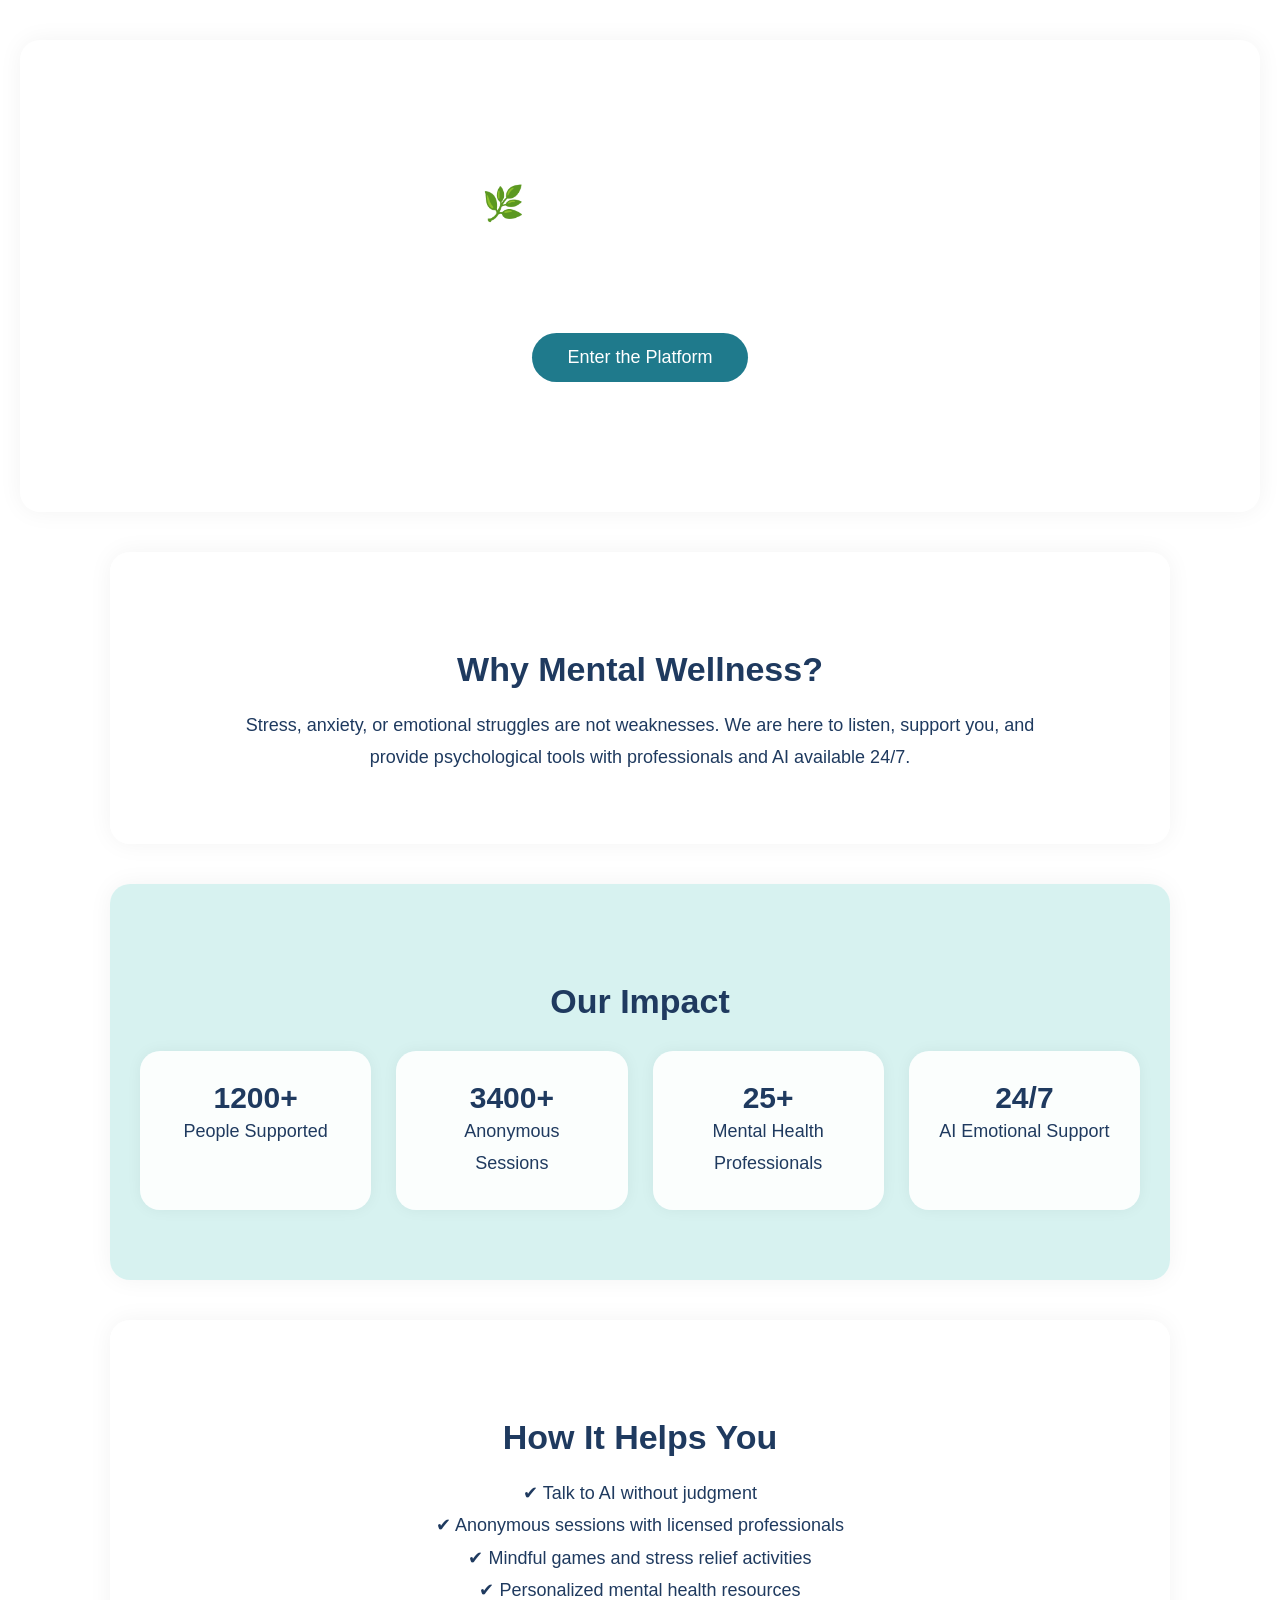
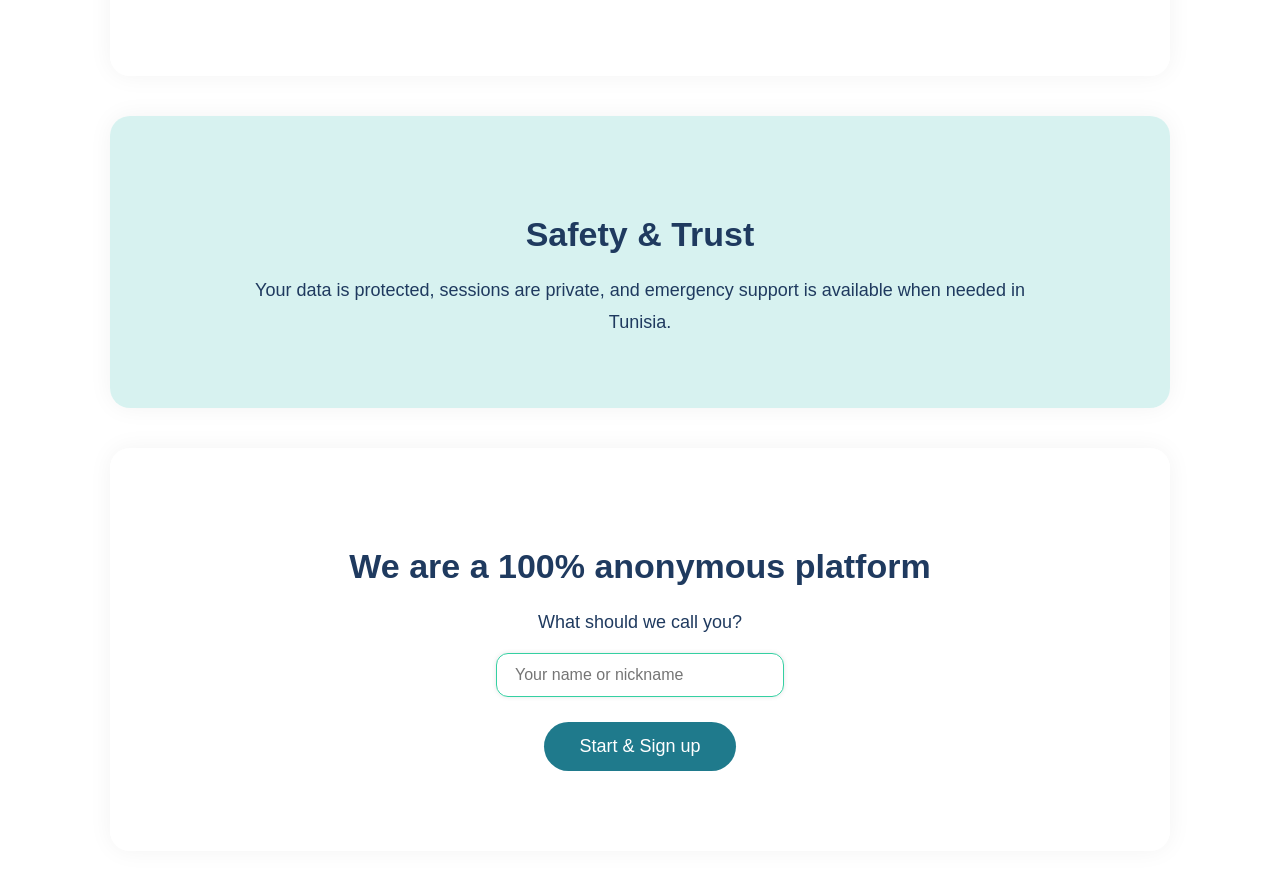
<file: index.html>
<!DOCTYPE html>
<html lang="en">
<head>
<meta charset="UTF-8">
<title>Mental Wellness – First Psychological Platform in Tunisia</title>

<link rel="stylesheet" href="style.css">

<style>
/* Body with textured background */
body {
    margin: 0;
    font-family: "Segoe UI", Tahoma, Geneva, Verdana, sans-serif;
    color: #1f3a5f;

    /* Background texture image */
    background-image: url('https://images.unsplash.com/photo-1588776814546-99b88c4dc15e?auto=format&fit=crop&w=1950&q=80');
    background-size: cover;
    background-position: center;
    background-attachment: fixed; /* keeps texture fixed when scrolling */
}

/* Sections */
.section {
    padding: 70px 30px;
    border-radius: 20px;
    max-width: 1000px;
    margin: 40px auto;
    text-align: center;
    box-shadow: 0 0 25px rgba(0,0,0,0.05);
}

/* Hero section with separate image */
.hero {
    background-image: url('https://images.unsplash.com/photo-1506744038136-46273834b3fb?auto=format&fit=crop&w=1950&q=80');
    background-size: cover;
    background-position: center;
    color: #ffffff;
    padding: 120px 120px;
    border-radius: 20px;
}

/* Other sections: calm theme colors */
.about {
    background-color: rgba(255, 255, 255, 0.842);
}

.stats-section {
    background-color: rgba(211,241,239,0.9);
}

.how-it-works {
    background-color: rgba(255,255,255,0.9);
}

.safety {
    background-color: rgba(211,241,239,0.9);
}

.cta {
    background-color: rgba(255,255,255,0.9);
}

/* Headings and paragraphs */
.section h1, .section h2 {
    font-size: 34px;
    margin-bottom: 20px;
    color: inherit;
}

.section p {
    font-size: 18px;
    line-height: 1.8;
    max-width: 800px;
    margin: auto;
}

/* Stats grid */
.stats {
    display: grid;
    grid-template-columns: repeat(auto-fit, minmax(180px, 1fr));
    gap: 25px;
    margin-top: 30px;
}

.stat-box {
    background: rgba(255,255,255,0.9);
    padding: 30px;
    border-radius: 20px;
    box-shadow: 0 0 15px rgba(0,0,0,0.05);
}

.stat-box h3 {
    font-size: 30px;
    margin: 0;
    color: #1f3a5f;
}

/* Buttons */
.main-btn {
    margin-top: 25px;
    padding: 14px 35px;
    font-size: 18px;
    border-radius: 30px;
    border: none;
    cursor: pointer;
    background: #1f7a8c;
    color: #fff;
    transition: 0.3s;
}

.main-btn:hover {
    background: #16697a;
    transform: scale(1.05);
}

/* Input field */
input[type="text"] {
    padding: 12px 18px;
    border-radius: 12px;
    border: 1px solid #35d0a2;
    font-size: 16px;
    width: 250px;
    margin-top: 15px;
}

.divider {
    height: 1px;
    background: rgba(0,0,0,0.05);
    margin: 50px 0;
}
</style>
</head>
<body>

<!-- HERO -->
<div class="section hero">
    <h1>🌿 Mental Wellness</h1>
    <p>The first psychological platform in Tunisia. A safe, anonymous, and human space to support your mental well-being.</p>
    <button class="main-btn" onclick="enterPlatform()">Enter the Platform</button>
</div>

<!-- ABOUT -->
<div class="section about">
    <h2>Why Mental Wellness?</h2>
    <p>Stress, anxiety, or emotional struggles are not weaknesses. We are here to listen, support you, and provide psychological tools with professionals and AI available 24/7.</p>
</div>

<!-- STATS -->
<div class="section stats-section">
    <h2>Our Impact</h2>
    <div class="stats">
        <div class="stat-box">
            <h3>1200+</h3>
            <p>People Supported</p>
        </div>
        <div class="stat-box">
            <h3>3400+</h3>
            <p>Anonymous Sessions</p>
        </div>
        <div class="stat-box">
            <h3>25+</h3>
            <p>Mental Health Professionals</p>
        </div>
        <div class="stat-box">
            <h3>24/7</h3>
            <p>AI Emotional Support</p>
        </div>
    </div>
</div>

<!-- HOW IT WORKS -->
<div class="section how-it-works">
    <h2>How It Helps You</h2>
    <p>✔ Talk to AI without judgment <br>✔ Anonymous sessions with licensed professionals <br>✔ Mindful games and stress relief activities <br>✔ Personalized mental health resources</p>
</div>

<!-- SAFETY -->
<div class="section safety">
    <h2>Safety & Trust</h2>
    <p>Your data is protected, sessions are private, and emergency support is available when needed in Tunisia.</p>
</div>

<!-- CTA -->
<div class="section cta">
    <h2>We are a 100% anonymous platform</h2>
    <p>What should we call you?</p>
    <input type="text" placeholder="Your name or nickname" id="username">
    <button class="main-btn" onclick="start()">Start & Sign up</button>
</div>

<script>
function enterPlatform() {
    window.location.href = "signup.html";
}

function start() {
    const name = document.getElementById("username").value.trim();
    if(name==="") {
        alert("Please enter your name or nickname.");
        return;
    }
    localStorage.setItem("username", name);
    window.location.href = "signup.html";
}
</script>

<!-- AI Bot -->
<script src="bot.js"></script>

</body>
</html>
</file>
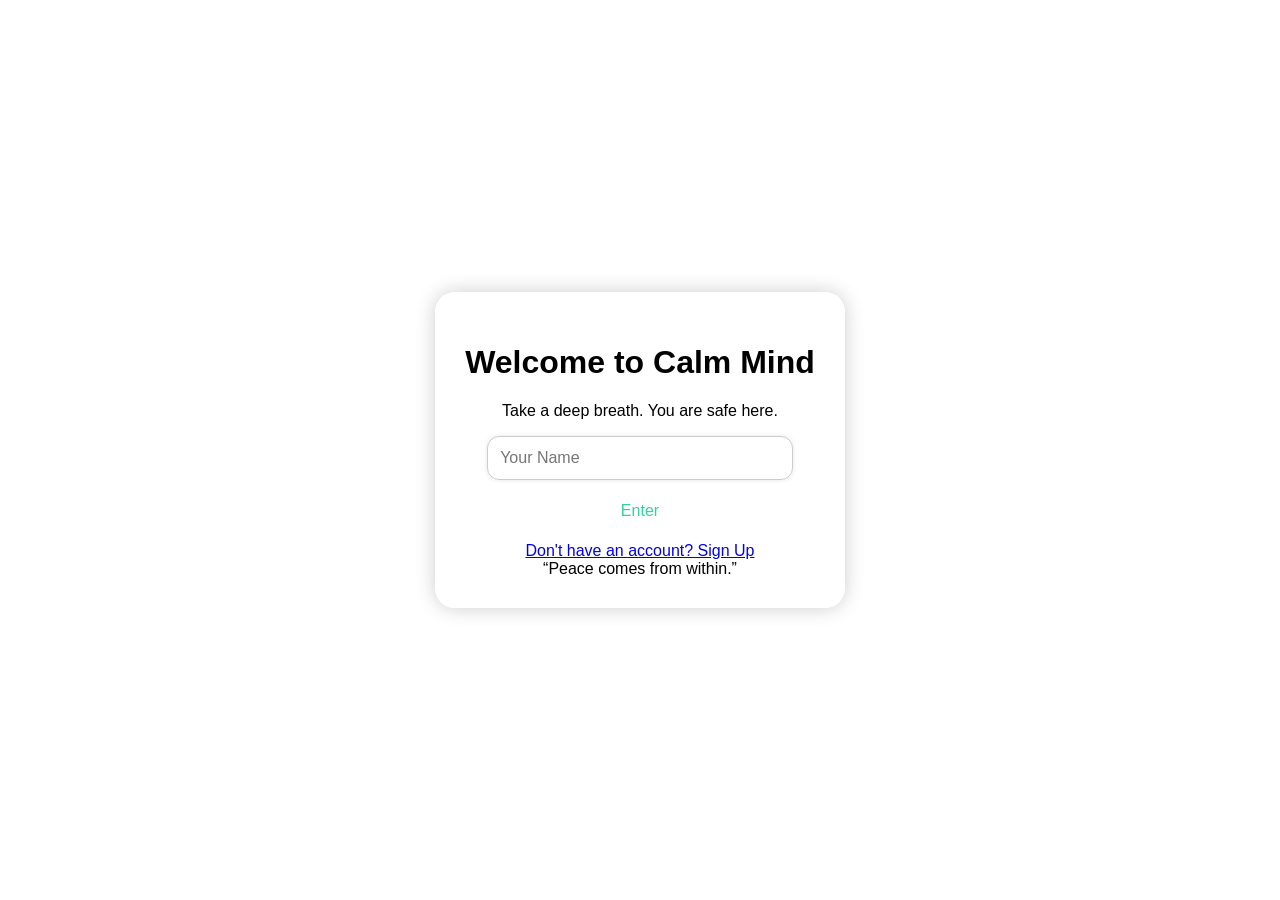
<file: login.html>
<!DOCTYPE html>
<html lang="en">
<head>
<meta charset="UTF-8">
<title>Login</title>
<link rel="stylesheet" href="style.css">
<script src="script.js"></script>
</head>
<body style="background-image:url('https://images.unsplash.com/photo-1506744038136-46273834b3fb?auto=format&fit=crop&w=1950&q=80'); background-size: cover; background-position: center;">
<div class="center">
  <div class="card">
    <h1>Welcome to Calm Mind</h1>
    <p>Take a deep breath. You are safe here.</p>
    <input type="text" id="name" placeholder="Your Name">
    <button onclick="login()">Enter</button>
    <a href="signup.html">Don't have an account? Sign Up</a>
    <div class="quote">“Peace comes from within.”</div>
  </div>
</div>
<script>
function login(){
  const name = document.getElementById('name').value.trim();
  if(!name) return alert('Please enter your name');
  localStorage.setItem('user', JSON.stringify({name}));
  window.location.href='main.html';
}
</script>
<script src="bot.js"></script>

</body>
</html>
</file>
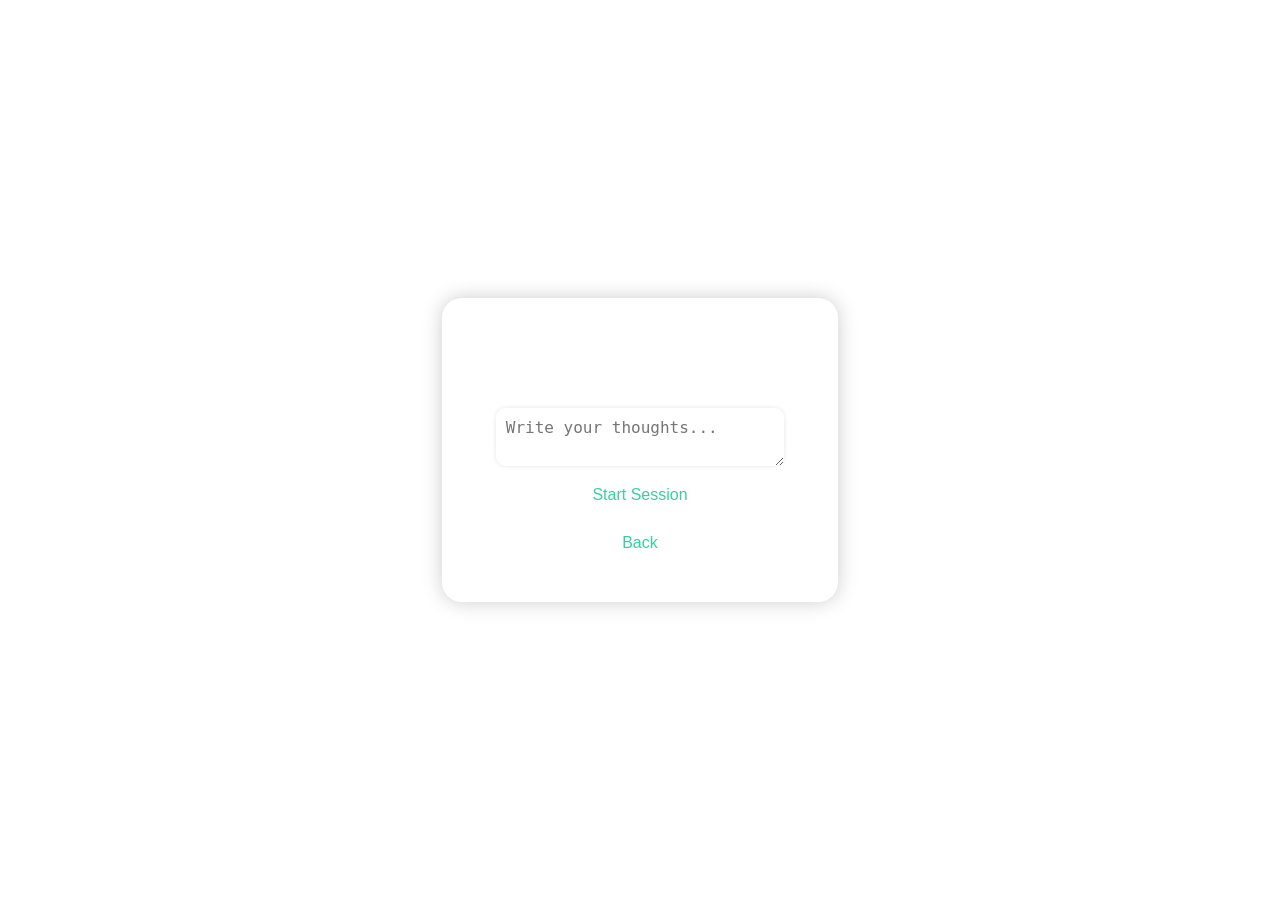
<file: professional.html>
<!DOCTYPE html>
<html lang="en">
<head>
<meta charset="UTF-8">
<title>Talk with Professional</title>
<link rel="stylesheet" href="style.css">
<script src="script.js"></script>
<style>
  .center { display:flex; justify-content:center; align-items:center; height:100vh; }
  .card { background: rgba(255,255,255,0.15); padding:30px; border-radius:20px; text-align:center; color:#fff; box-shadow:0 0 20px rgba(0,0,0,0.2); min-width:300px; }
  textarea, button { display:block; margin:10px auto; padding:10px; border-radius:10px; border:none; width:80%; }
</style>
</head>
<body style="background-image:url('https://images.unsplash.com/photo-1506744038136-46273834b3fb?auto=format&fit=crop&w=1950&q=80'); background-size: cover; background-position: center;">

<div class="center">
  <div class="card">
    <h1>Talk with Professional </h1>
    <textarea placeholder="Write your thoughts..." onclick="openChatBot()"></textarea>
    <button onclick="alert('Session requested!')">Start Session</button>
    <button onclick="window.location.href='main.html'">Back</button>
  </div>
</div>

<!-- Include floating AI bot -->
<script src="bot.js"></script>


</body>
</html>
</file>
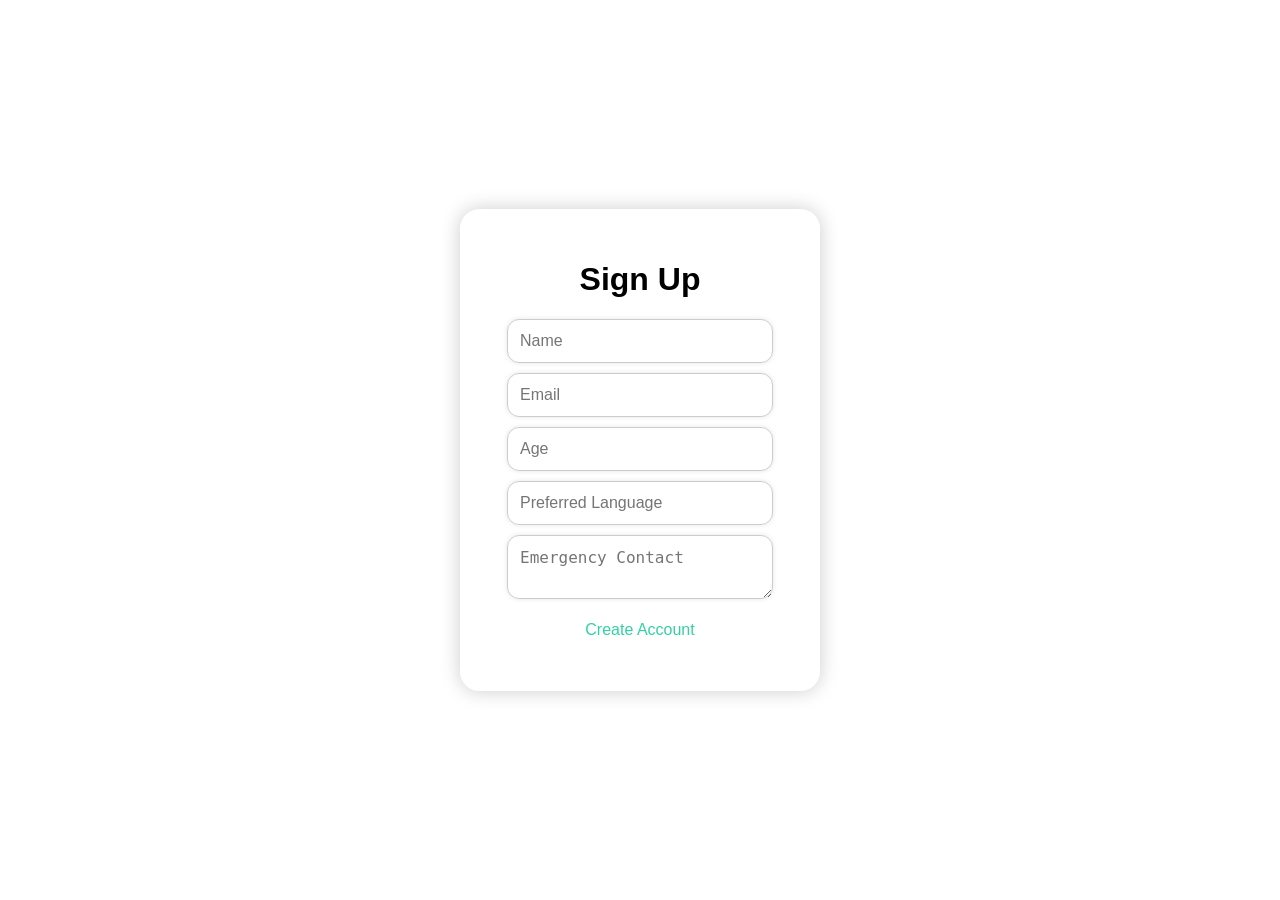
<file: signup.html>
<!DOCTYPE html>
<html lang="en">
<head>
<meta charset="UTF-8">
<title>Sign Up</title>
<link rel="stylesheet" href="style.css">
<script src="script.js"></script>
</head>
<body>
<div class="center">
  <div class="card">
    <h1>Sign Up </h1>
    <input type="text" id="name" placeholder="Name" onclick="openChatBot()">
    <input type="email" id="email" placeholder="Email" onclick="openChatBot()">
    <input type="number" id="age" placeholder="Age" onclick="openChatBot()">
    <input type="text" id="language" placeholder="Preferred Language" onclick="openChatBot()">
    <textarea id="emergency" placeholder="Emergency Contact" onclick="openChatBot()"></textarea>
    <button onclick="signup()">Create Account</button>
  </div>
</div>

<script>
function signup(){
  const user = {
    name: document.getElementById('name').value,
    email: document.getElementById('email').value,
    age: document.getElementById('age').value,
    language: document.getElementById('language').value,
    emergency: document.getElementById('emergency').value
  };
  localStorage.setItem('user', JSON.stringify(user));
  alert("Account created!");
  window.location.href='main.html';
}
</script>

<!-- Floating AI bot -->
<script src="bot.js"></script>


</body>
</html>
</file>
<file: style.css>
/* Shared style for all pages */
body {
    margin: 0;
    font-family: 'Segoe UI', Tahoma, Geneva, Verdana, sans-serif;
    background-image: url('https://images.unsplash.com/photo-1506744038136-46273834b3fb?auto=format&fit=crop&w=1950&q=80');
    background-size: cover;
    background-position: center;
    color: #000; /* Default text black */
}

.center {
    display: flex;
    justify-content: center;
    align-items: center;
    height: 100vh;
}

.card {
    background: rgba(255, 255, 255, 0.678); /* almost fully opaque */
    padding: 30px;
    border-radius: 20px;
    text-align: center;
    color: #000;
    box-shadow: 0 0 20px rgba(0,0,0,0.2);
    min-width: 300px;
}

/* Inputs and textareas */
input, textarea {
    background: rgba(255, 255, 255, 0.659); /* fully opaque */
    color: #000;
    padding: 12px;
    border-radius: 12px;
    border: 1px solid #ccc;
    width: 80%;
    font-size: 16px;
    margin: 10px auto;
    display: block;
    box-shadow: 0 0 5px rgba(0,0,0,0.1);
}

/* Buttons */
button {
    display: block;
    margin: 10px auto;
    padding: 12px 25px;
    border-radius: 12px;
    border: none;
    background-color: rgb(255, 255, 255); /* blue color instead of pink */
    color: rgb(53, 208, 162);
    font-size: 16px;
    cursor: pointer;
    transition: 0.3s;
}

button:hover {
    background-color: rgb(53, 208, 162);
    color: rgb(255, 255, 255);
}

/* Options */
.option {
    background: rgba(255, 255, 255, 0.538);
    padding: 15px;
    border-radius: 10px;
    cursor: pointer;
    transition: 0.3s;
    margin: 10px 0;
}

.option:hover {
    background: rgba(0,0,0,0.15);
}

/* Account icon */
#accountIcon {
    width:50px;
    height:50px;
    border-radius:50%;
    position:absolute;
    top:0;
    right:0;
    cursor:pointer;
}

/* Quote display in game */
#quote {
    margin-top: 20px;
    font-size: 18px;
    font-weight: 500;
}
</file>
